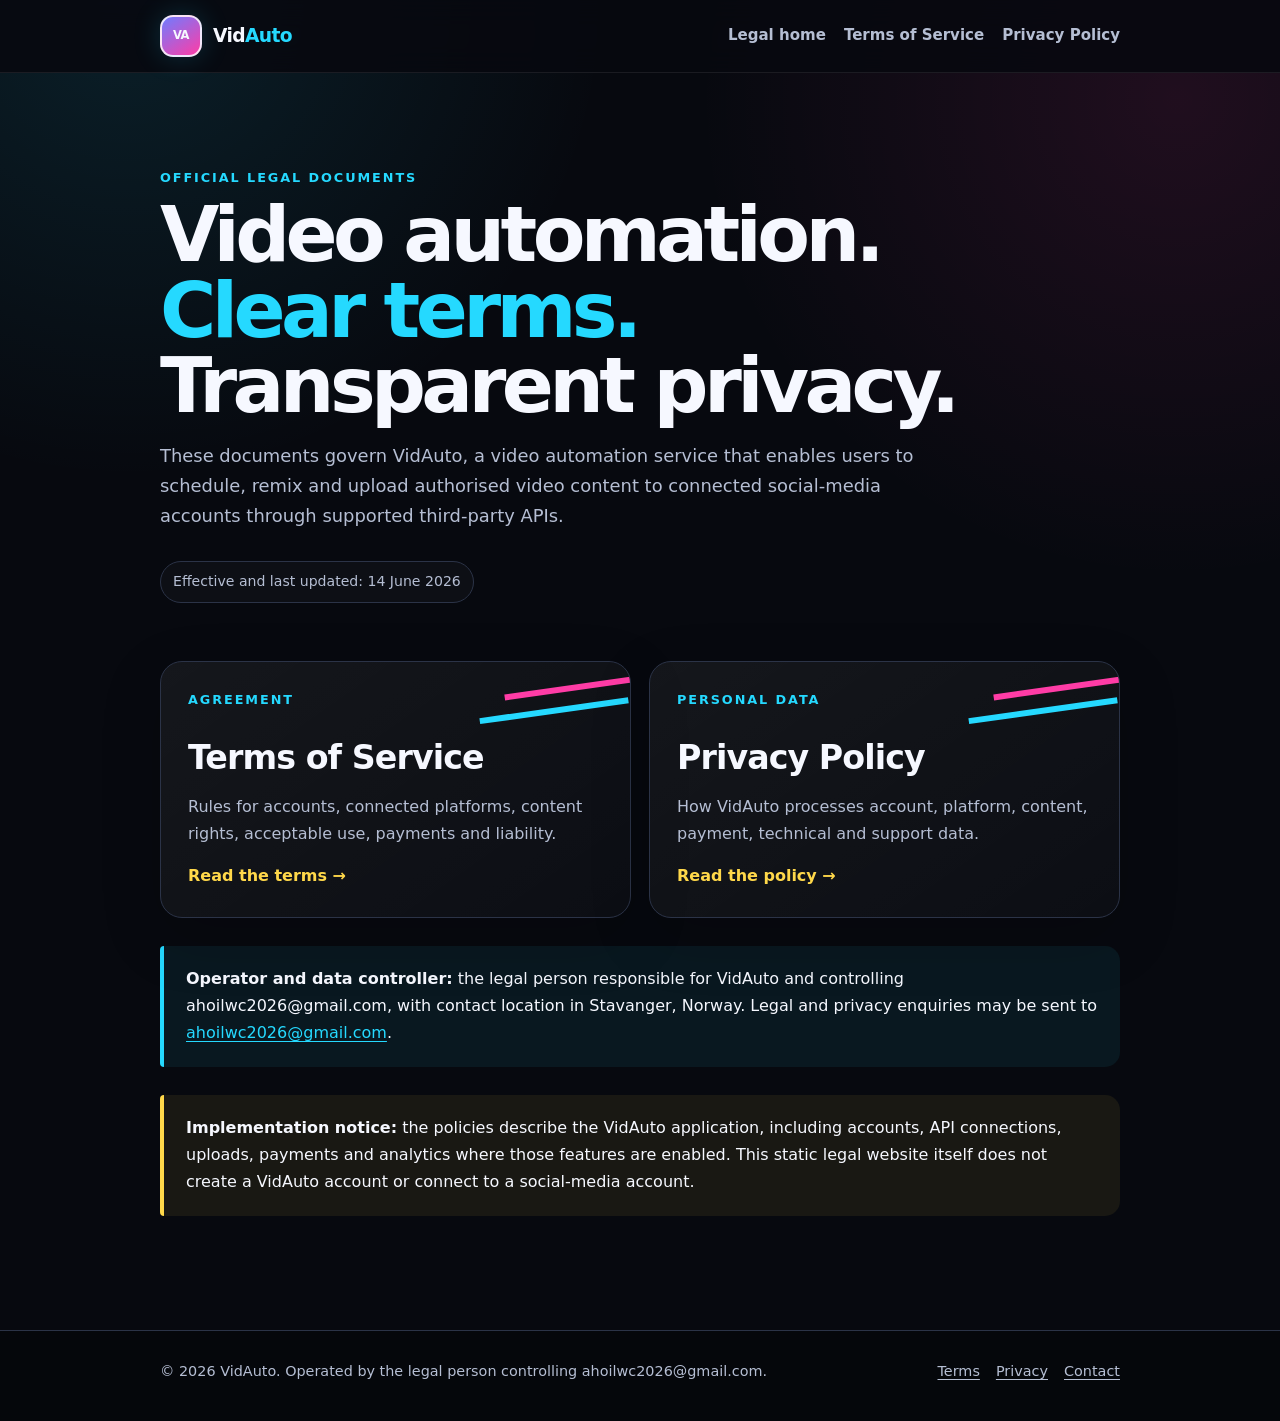
<file: index.html>
<!doctype html>
<html lang="en">
<head>
  <meta charset="utf-8">
  <meta name="viewport" content="width=device-width, initial-scale=1">
  <meta name="description" content="Official Terms of Service and Privacy Policy for VidAuto.">
  <title>VidAuto — Legal</title>
  <link rel="stylesheet" href="styles.css">
</head>
<body>

<header class="site-header">
  <nav class="nav" aria-label="Main navigation">
    <a class="brand" href="index.html">
      <span class="brand-mark" aria-hidden="true">VA</span>
      <span class="brand-word">Vid<span>Auto</span></span>
    </a>
    <div class="nav-links">
      <a href="index.html">Legal home</a>
      <a href="terms.html">Terms of Service</a>
      <a href="privacy.html">Privacy Policy</a>
    </div>
  </nav>
</header>

<main>
  <section class="hero">
    <div class="eyebrow">Official legal documents</div>
    <h1>Video automation.<br><span style="color:var(--cyan)">Clear terms.</span><br>Transparent privacy.</h1>
    <p class="lead">
      These documents govern VidAuto, a video automation service that enables users
      to schedule, remix and upload authorised video content to connected
      social-media accounts through supported third-party APIs.
    </p>
    <div class="meta">Effective and last updated: 14 June 2026</div>
  </section>

  <div class="cards">
    <a class="card" href="terms.html">
      <div class="eyebrow">Agreement</div>
      <h2>Terms of Service</h2>
      <p>Rules for accounts, connected platforms, content rights, acceptable use, payments and liability.</p>
      <span class="arrow">Read the terms →</span>
    </a>
    <a class="card" href="privacy.html">
      <div class="eyebrow">Personal data</div>
      <h2>Privacy Policy</h2>
      <p>How VidAuto processes account, platform, content, payment, technical and support data.</p>
      <span class="arrow">Read the policy →</span>
    </a>
  </div>

  <div class="notice">
    <strong>Operator and data controller:</strong> the legal person responsible for VidAuto and controlling ahoilwc2026@gmail.com, with contact location
    in Stavanger, Norway. Legal and privacy enquiries may be sent to
    <a href="mailto:ahoilwc2026@gmail.com">ahoilwc2026@gmail.com</a>.
  </div>

  <div class="notice warning">
    <strong>Implementation notice:</strong> the policies describe the VidAuto
    application, including accounts, API connections, uploads, payments and
    analytics where those features are enabled. This static legal website itself
    does not create a VidAuto account or connect to a social-media account.
  </div>
</main>

<footer class="site-footer">
  <div class="footer-inner">
    <span>© 2026 VidAuto. Operated by the legal person controlling ahoilwc2026@gmail.com.</span>
    <div class="footer-links">
      <a href="terms.html">Terms</a>
      <a href="privacy.html">Privacy</a>
      <a href="mailto:ahoilwc2026@gmail.com">Contact</a>
    </div>
  </div>
</footer>

</body>
</html>
</file>
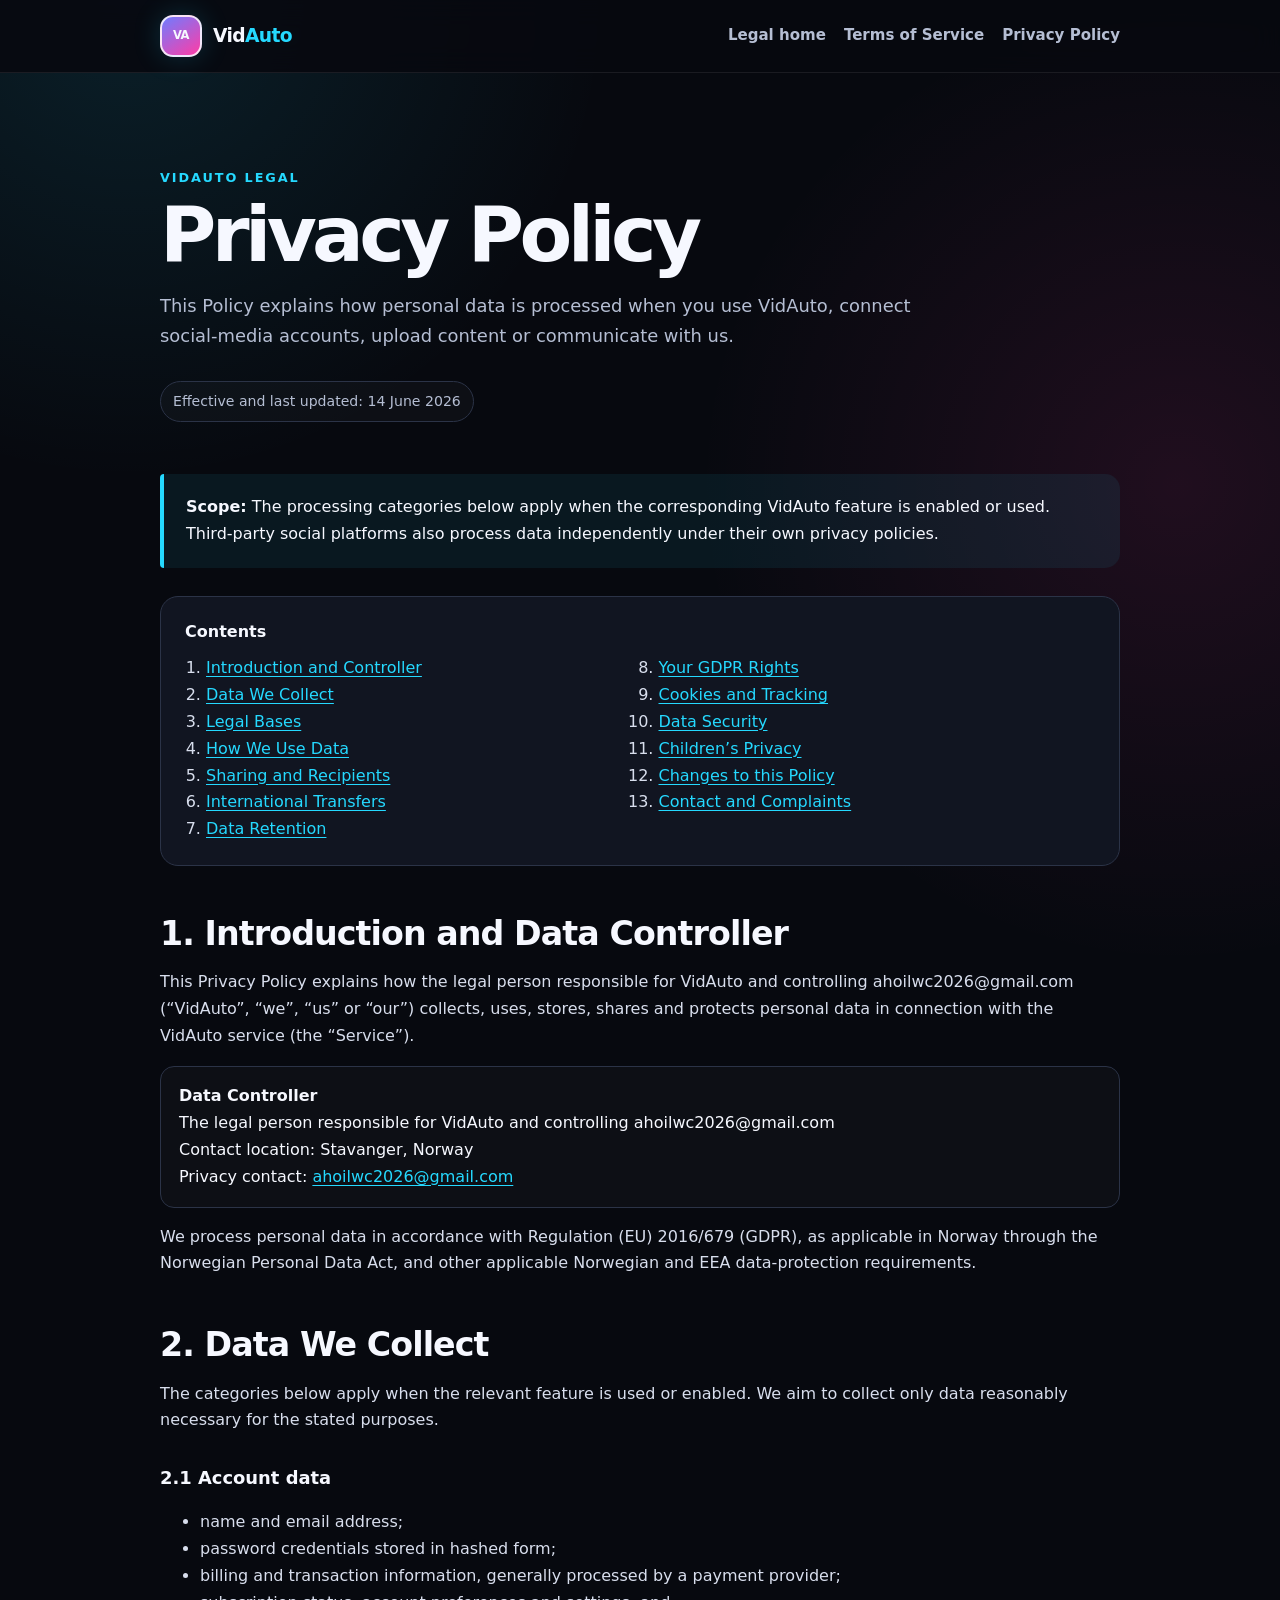
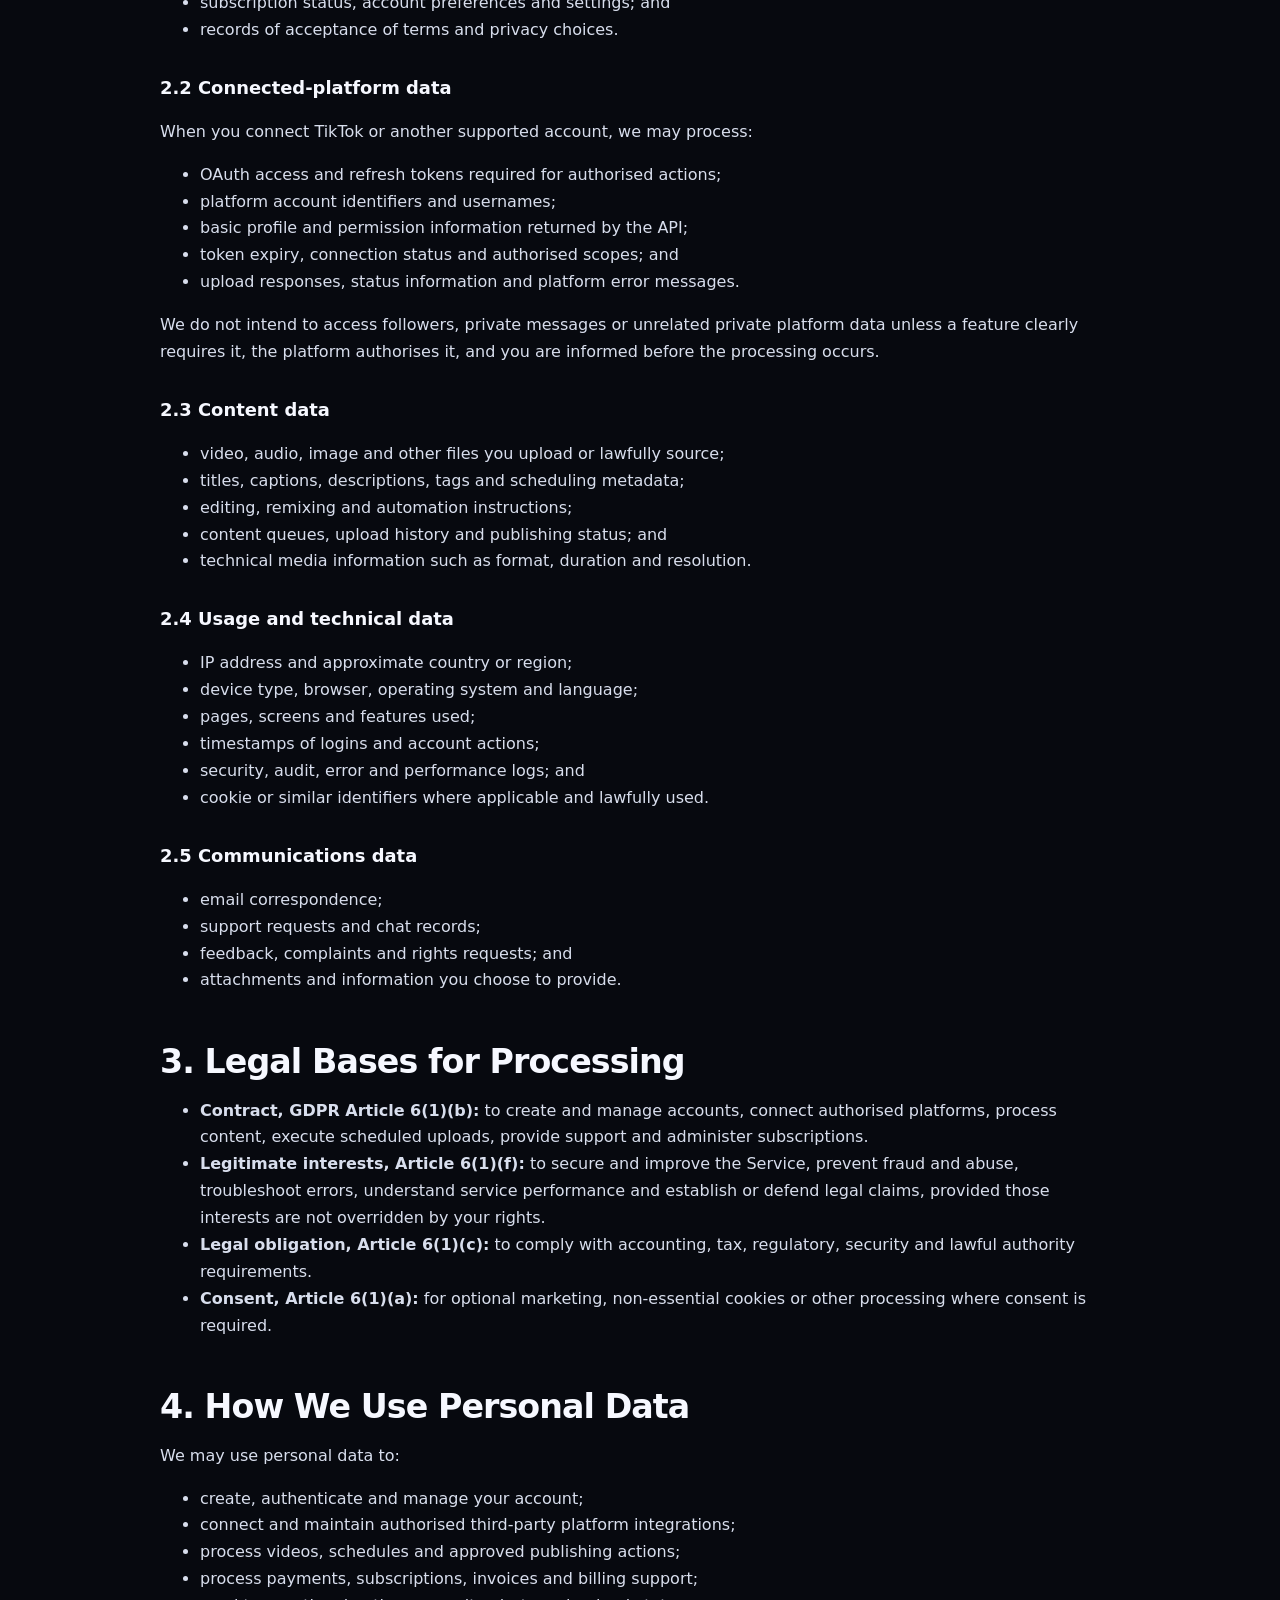
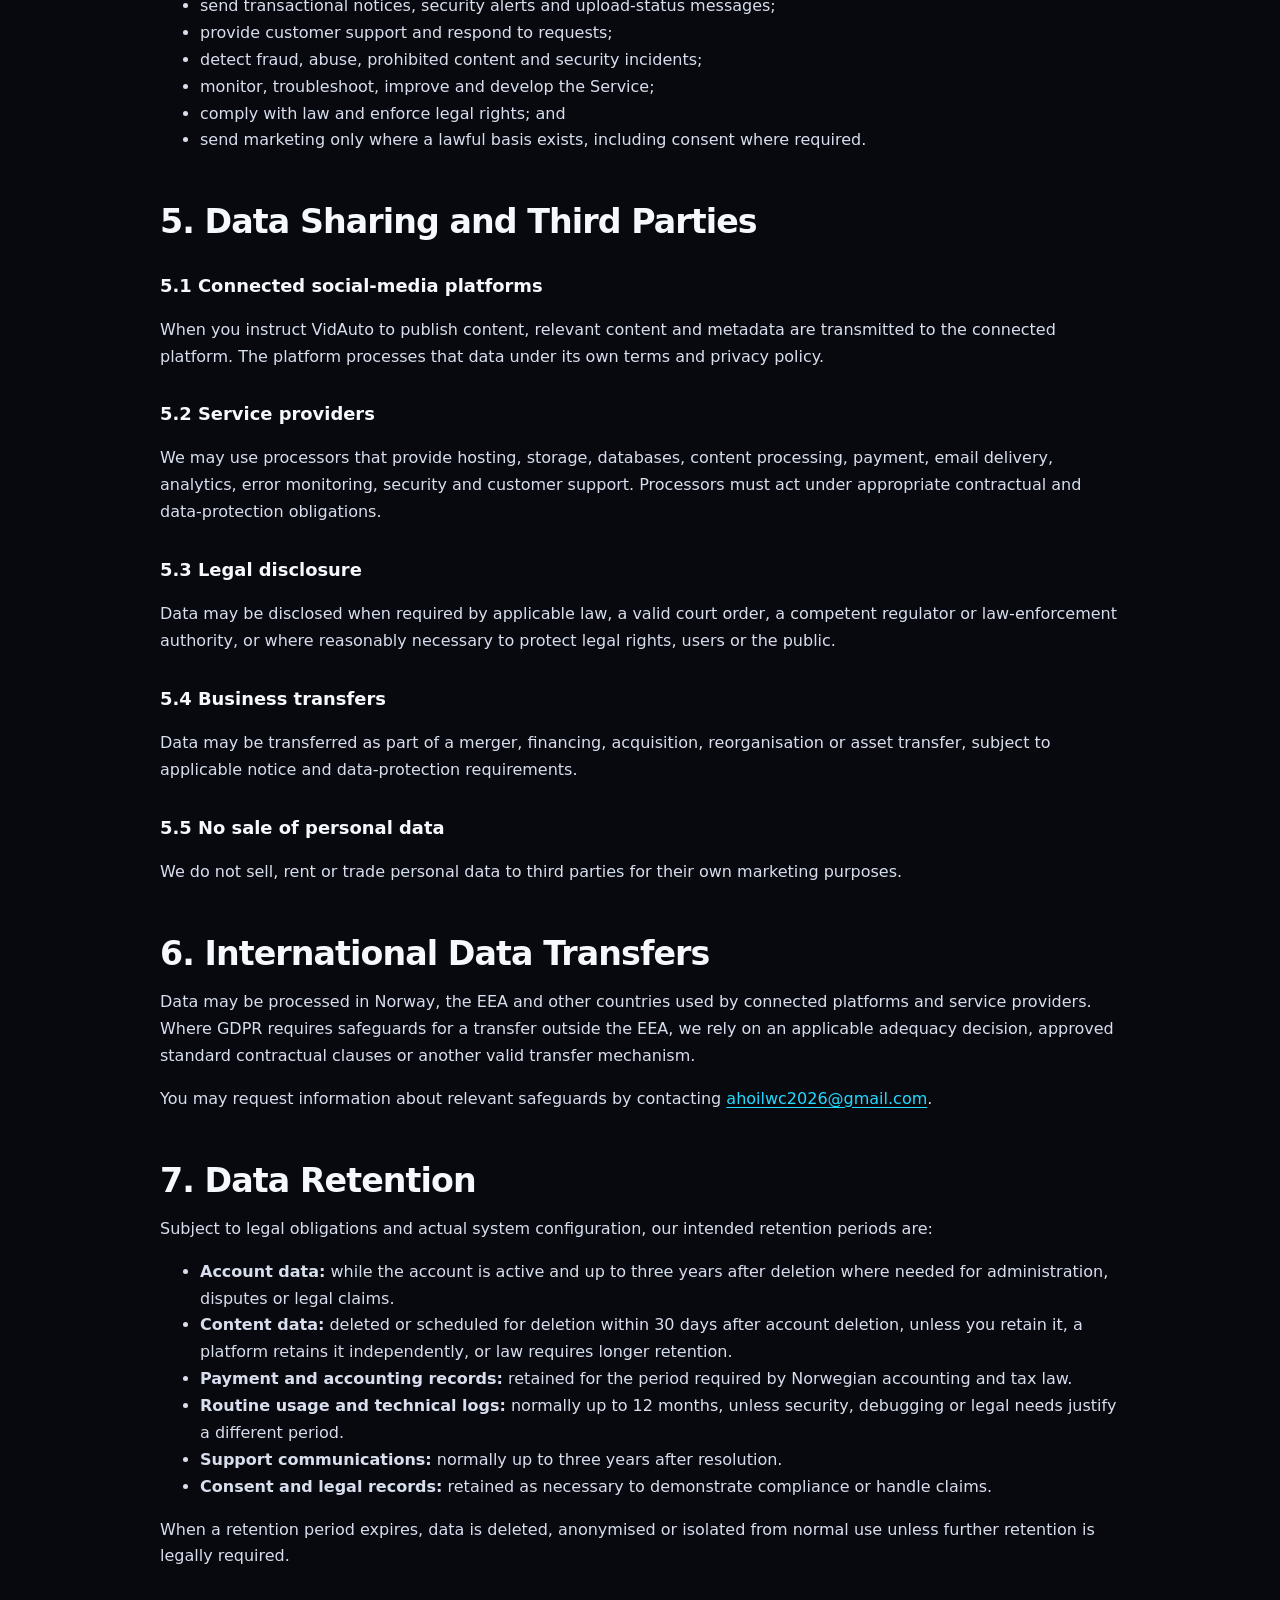
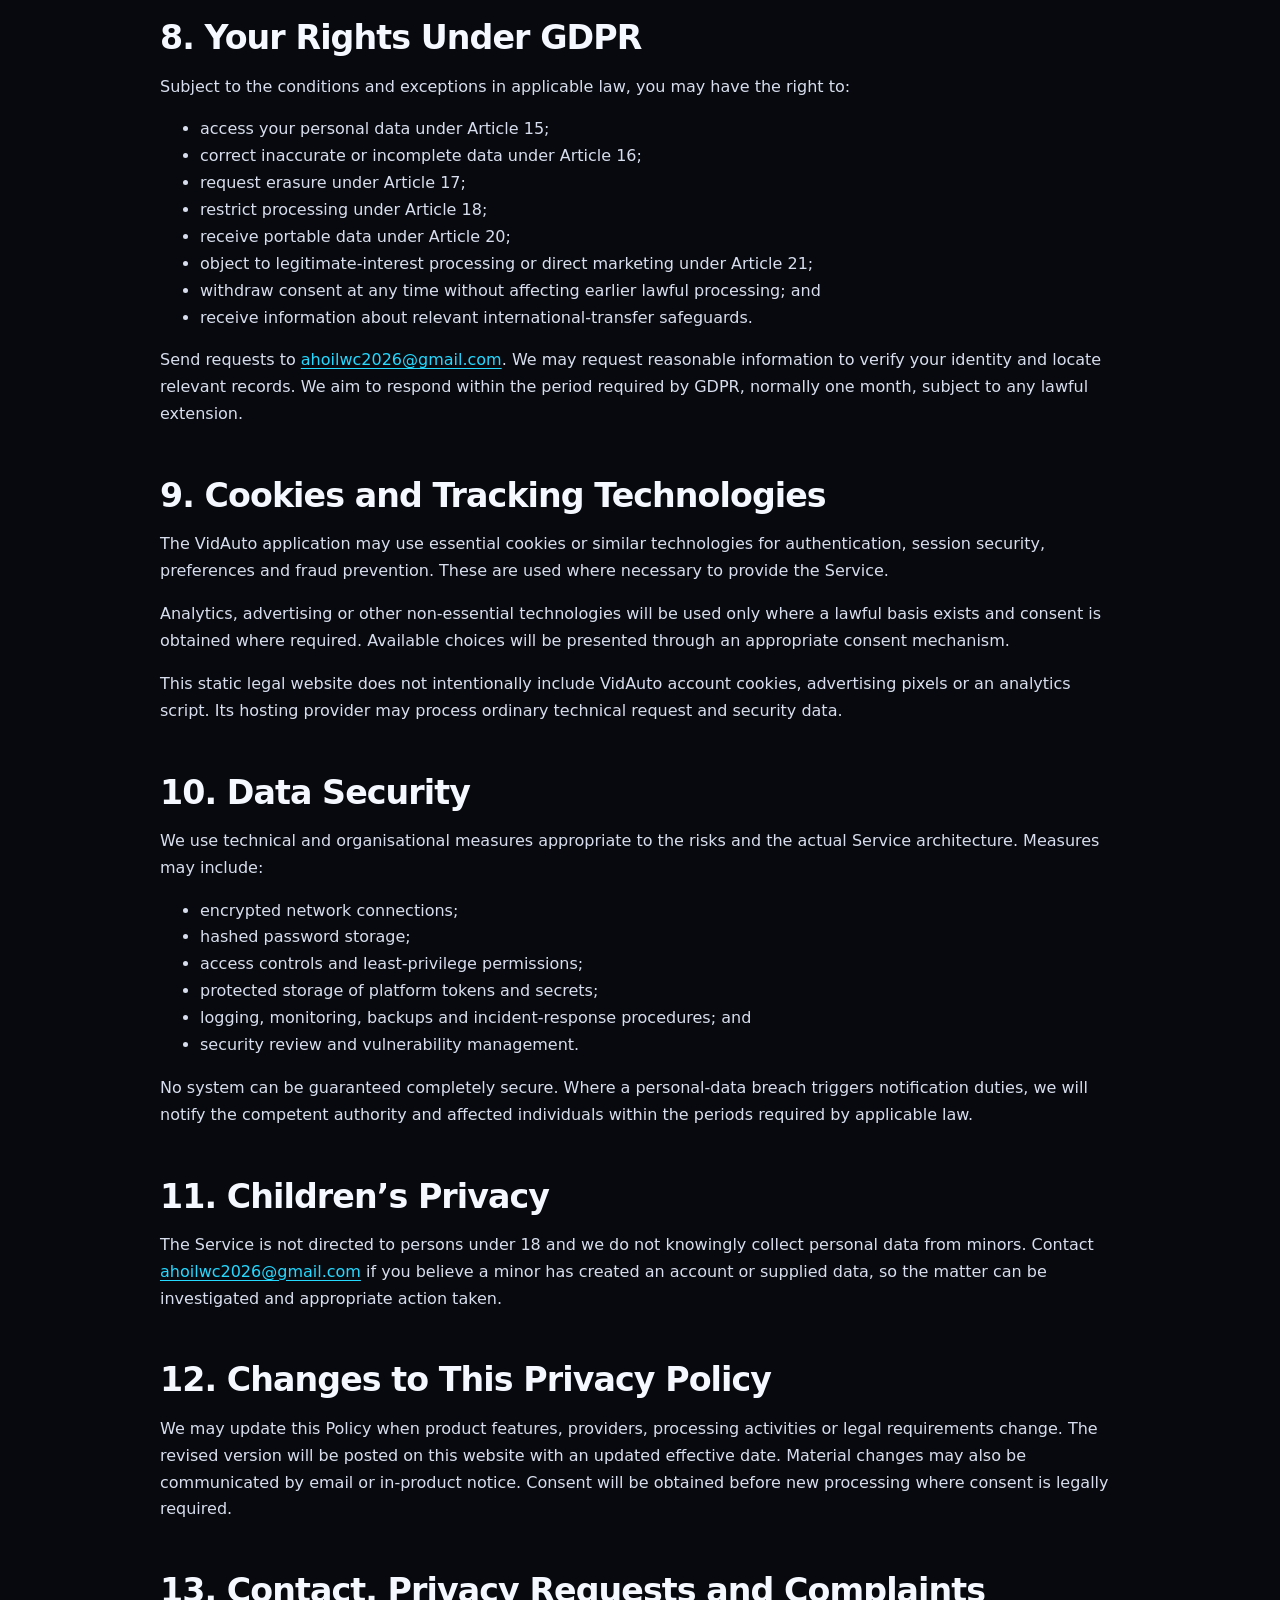
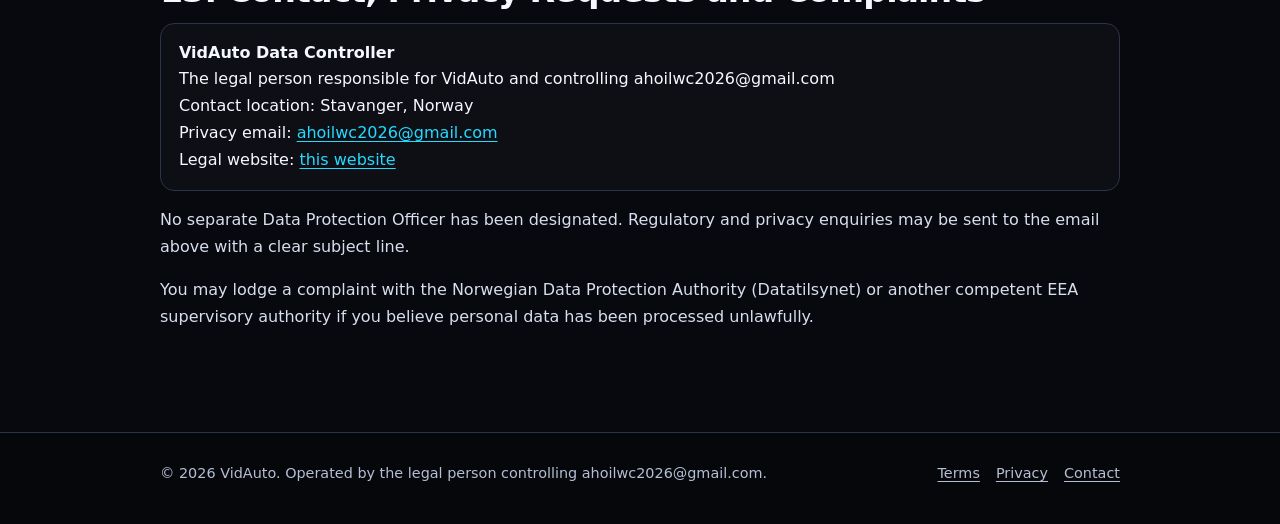
<file: privacy.html>
<!doctype html>
<html lang="en">
<head>
  <meta charset="utf-8">
  <meta name="viewport" content="width=device-width, initial-scale=1">
  <meta name="description" content="Privacy Policy for VidAuto.">
  <title>Privacy Policy — VidAuto</title>
  <link rel="stylesheet" href="styles.css">
</head>
<body>

<header class="site-header">
  <nav class="nav" aria-label="Main navigation">
    <a class="brand" href="index.html">
      <span class="brand-mark" aria-hidden="true">VA</span>
      <span class="brand-word">Vid<span>Auto</span></span>
    </a>
    <div class="nav-links">
      <a href="index.html">Legal home</a>
      <a href="terms.html">Terms of Service</a>
      <a href="privacy.html">Privacy Policy</a>
    </div>
  </nav>
</header>

<main>
  <section class="hero">
    <div class="eyebrow">VidAuto legal</div>
    <h1>Privacy Policy</h1>
    <p class="lead">
      This Policy explains how personal data is processed when you use VidAuto,
      connect social-media accounts, upload content or communicate with us.
    </p>
    <div class="meta">Effective and last updated: 14 June 2026</div>
  </section>

  <div class="summary-box">
    <strong>Scope:</strong> The processing categories below apply when the
    corresponding VidAuto feature is enabled or used. Third-party social platforms
    also process data independently under their own privacy policies.
  </div>

  <nav class="toc" aria-label="Contents">
    <strong>Contents</strong>
    <ol>
      <li><a href="#controller">Introduction and Controller</a></li>
      <li><a href="#data">Data We Collect</a></li>
      <li><a href="#basis">Legal Bases</a></li>
      <li><a href="#use">How We Use Data</a></li>
      <li><a href="#sharing">Sharing and Recipients</a></li>
      <li><a href="#transfers">International Transfers</a></li>
      <li><a href="#retention">Data Retention</a></li>
      <li><a href="#rights">Your GDPR Rights</a></li>
      <li><a href="#cookies">Cookies and Tracking</a></li>
      <li><a href="#security">Data Security</a></li>
      <li><a href="#children">Children’s Privacy</a></li>
      <li><a href="#changes">Changes to this Policy</a></li>
      <li><a href="#contact">Contact and Complaints</a></li>
    </ol>
  </nav>

  <section id="controller">
    <h2>1. Introduction and Data Controller</h2>
    <p>
      This Privacy Policy explains how the legal person responsible for VidAuto and controlling ahoilwc2026@gmail.com (“VidAuto”, “we”, “us” or “our”)
      collects, uses, stores, shares and protects personal data in connection with
      the VidAuto service (the “Service”).
    </p>
    <div class="definition">
      <strong>Data Controller</strong><br>
      The legal person responsible for VidAuto and controlling ahoilwc2026@gmail.com<br>
      Contact location: Stavanger, Norway<br>
      Privacy contact: <a href="mailto:ahoilwc2026@gmail.com">ahoilwc2026@gmail.com</a>
    </div>
    <p>
      We process personal data in accordance with Regulation (EU) 2016/679 (GDPR),
      as applicable in Norway through the Norwegian Personal Data Act, and other
      applicable Norwegian and EEA data-protection requirements.
    </p>
  </section>

  <section id="data">
    <h2>2. Data We Collect</h2>
    <p>
      The categories below apply when the relevant feature is used or enabled. We
      aim to collect only data reasonably necessary for the stated purposes.
    </p>

    <h3>2.1 Account data</h3>
    <ul>
      <li>name and email address;</li>
      <li>password credentials stored in hashed form;</li>
      <li>billing and transaction information, generally processed by a payment provider;</li>
      <li>subscription status, account preferences and settings; and</li>
      <li>records of acceptance of terms and privacy choices.</li>
    </ul>

    <h3>2.2 Connected-platform data</h3>
    <p>When you connect TikTok or another supported account, we may process:</p>
    <ul>
      <li>OAuth access and refresh tokens required for authorised actions;</li>
      <li>platform account identifiers and usernames;</li>
      <li>basic profile and permission information returned by the API;</li>
      <li>token expiry, connection status and authorised scopes; and</li>
      <li>upload responses, status information and platform error messages.</li>
    </ul>
    <p>
      We do not intend to access followers, private messages or unrelated private
      platform data unless a feature clearly requires it, the platform authorises
      it, and you are informed before the processing occurs.
    </p>

    <h3>2.3 Content data</h3>
    <ul>
      <li>video, audio, image and other files you upload or lawfully source;</li>
      <li>titles, captions, descriptions, tags and scheduling metadata;</li>
      <li>editing, remixing and automation instructions;</li>
      <li>content queues, upload history and publishing status; and</li>
      <li>technical media information such as format, duration and resolution.</li>
    </ul>

    <h3>2.4 Usage and technical data</h3>
    <ul>
      <li>IP address and approximate country or region;</li>
      <li>device type, browser, operating system and language;</li>
      <li>pages, screens and features used;</li>
      <li>timestamps of logins and account actions;</li>
      <li>security, audit, error and performance logs; and</li>
      <li>cookie or similar identifiers where applicable and lawfully used.</li>
    </ul>

    <h3>2.5 Communications data</h3>
    <ul>
      <li>email correspondence;</li>
      <li>support requests and chat records;</li>
      <li>feedback, complaints and rights requests; and</li>
      <li>attachments and information you choose to provide.</li>
    </ul>
  </section>

  <section id="basis">
    <h2>3. Legal Bases for Processing</h2>
    <ul>
      <li><strong>Contract, GDPR Article 6(1)(b):</strong> to create and manage accounts, connect authorised platforms, process content, execute scheduled uploads, provide support and administer subscriptions.</li>
      <li><strong>Legitimate interests, Article 6(1)(f):</strong> to secure and improve the Service, prevent fraud and abuse, troubleshoot errors, understand service performance and establish or defend legal claims, provided those interests are not overridden by your rights.</li>
      <li><strong>Legal obligation, Article 6(1)(c):</strong> to comply with accounting, tax, regulatory, security and lawful authority requirements.</li>
      <li><strong>Consent, Article 6(1)(a):</strong> for optional marketing, non-essential cookies or other processing where consent is required.</li>
    </ul>
  </section>

  <section id="use">
    <h2>4. How We Use Personal Data</h2>
    <p>We may use personal data to:</p>
    <ul>
      <li>create, authenticate and manage your account;</li>
      <li>connect and maintain authorised third-party platform integrations;</li>
      <li>process videos, schedules and approved publishing actions;</li>
      <li>process payments, subscriptions, invoices and billing support;</li>
      <li>send transactional notices, security alerts and upload-status messages;</li>
      <li>provide customer support and respond to requests;</li>
      <li>detect fraud, abuse, prohibited content and security incidents;</li>
      <li>monitor, troubleshoot, improve and develop the Service;</li>
      <li>comply with law and enforce legal rights; and</li>
      <li>send marketing only where a lawful basis exists, including consent where required.</li>
    </ul>
  </section>

  <section id="sharing">
    <h2>5. Data Sharing and Third Parties</h2>

    <h3>5.1 Connected social-media platforms</h3>
    <p>
      When you instruct VidAuto to publish content, relevant content and metadata
      are transmitted to the connected platform. The platform processes that data
      under its own terms and privacy policy.
    </p>

    <h3>5.2 Service providers</h3>
    <p>
      We may use processors that provide hosting, storage, databases, content
      processing, payment, email delivery, analytics, error monitoring, security
      and customer support. Processors must act under appropriate contractual and
      data-protection obligations.
    </p>

    <h3>5.3 Legal disclosure</h3>
    <p>
      Data may be disclosed when required by applicable law, a valid court order,
      a competent regulator or law-enforcement authority, or where reasonably
      necessary to protect legal rights, users or the public.
    </p>

    <h3>5.4 Business transfers</h3>
    <p>
      Data may be transferred as part of a merger, financing, acquisition,
      reorganisation or asset transfer, subject to applicable notice and
      data-protection requirements.
    </p>

    <h3>5.5 No sale of personal data</h3>
    <p>
      We do not sell, rent or trade personal data to third parties for their own
      marketing purposes.
    </p>
  </section>

  <section id="transfers">
    <h2>6. International Data Transfers</h2>
    <p>
      Data may be processed in Norway, the EEA and other countries used by
      connected platforms and service providers. Where GDPR requires safeguards
      for a transfer outside the EEA, we rely on an applicable adequacy decision,
      approved standard contractual clauses or another valid transfer mechanism.
    </p>
    <p>
      You may request information about relevant safeguards by contacting
      <a href="mailto:ahoilwc2026@gmail.com">ahoilwc2026@gmail.com</a>.
    </p>
  </section>

  <section id="retention">
    <h2>7. Data Retention</h2>
    <p>Subject to legal obligations and actual system configuration, our intended retention periods are:</p>
    <ul>
      <li><strong>Account data:</strong> while the account is active and up to three years after deletion where needed for administration, disputes or legal claims.</li>
      <li><strong>Content data:</strong> deleted or scheduled for deletion within 30 days after account deletion, unless you retain it, a platform retains it independently, or law requires longer retention.</li>
      <li><strong>Payment and accounting records:</strong> retained for the period required by Norwegian accounting and tax law.</li>
      <li><strong>Routine usage and technical logs:</strong> normally up to 12 months, unless security, debugging or legal needs justify a different period.</li>
      <li><strong>Support communications:</strong> normally up to three years after resolution.</li>
      <li><strong>Consent and legal records:</strong> retained as necessary to demonstrate compliance or handle claims.</li>
    </ul>
    <p>
      When a retention period expires, data is deleted, anonymised or isolated from
      normal use unless further retention is legally required.
    </p>
  </section>

  <section id="rights">
    <h2>8. Your Rights Under GDPR</h2>
    <p>Subject to the conditions and exceptions in applicable law, you may have the right to:</p>
    <ul>
      <li>access your personal data under Article 15;</li>
      <li>correct inaccurate or incomplete data under Article 16;</li>
      <li>request erasure under Article 17;</li>
      <li>restrict processing under Article 18;</li>
      <li>receive portable data under Article 20;</li>
      <li>object to legitimate-interest processing or direct marketing under Article 21;</li>
      <li>withdraw consent at any time without affecting earlier lawful processing; and</li>
      <li>receive information about relevant international-transfer safeguards.</li>
    </ul>
    <p>
      Send requests to <a href="mailto:ahoilwc2026@gmail.com">ahoilwc2026@gmail.com</a>. We may request
      reasonable information to verify your identity and locate relevant records.
      We aim to respond within the period required by GDPR, normally one month,
      subject to any lawful extension.
    </p>
  </section>

  <section id="cookies">
    <h2>9. Cookies and Tracking Technologies</h2>
    <p>
      The VidAuto application may use essential cookies or similar technologies for
      authentication, session security, preferences and fraud prevention. These are
      used where necessary to provide the Service.
    </p>
    <p>
      Analytics, advertising or other non-essential technologies will be used only
      where a lawful basis exists and consent is obtained where required. Available
      choices will be presented through an appropriate consent mechanism.
    </p>
    <p>
      This static legal website does not intentionally include VidAuto account
      cookies, advertising pixels or an analytics script. Its hosting provider may
      process ordinary technical request and security data.
    </p>
  </section>

  <section id="security">
    <h2>10. Data Security</h2>
    <p>
      We use technical and organisational measures appropriate to the risks and the
      actual Service architecture. Measures may include:
    </p>
    <ul>
      <li>encrypted network connections;</li>
      <li>hashed password storage;</li>
      <li>access controls and least-privilege permissions;</li>
      <li>protected storage of platform tokens and secrets;</li>
      <li>logging, monitoring, backups and incident-response procedures; and</li>
      <li>security review and vulnerability management.</li>
    </ul>
    <p>
      No system can be guaranteed completely secure. Where a personal-data breach
      triggers notification duties, we will notify the competent authority and
      affected individuals within the periods required by applicable law.
    </p>
  </section>

  <section id="children">
    <h2>11. Children’s Privacy</h2>
    <p>
      The Service is not directed to persons under 18 and we do not knowingly
      collect personal data from minors. Contact
      <a href="mailto:ahoilwc2026@gmail.com">ahoilwc2026@gmail.com</a> if you believe a minor has created an
      account or supplied data, so the matter can be investigated and appropriate
      action taken.
    </p>
  </section>

  <section id="changes">
    <h2>12. Changes to This Privacy Policy</h2>
    <p>
      We may update this Policy when product features, providers, processing
      activities or legal requirements change. The revised version will be posted
      on this website with an updated effective date. Material changes may also be
      communicated by email or in-product notice. Consent will be obtained before
      new processing where consent is legally required.
    </p>
  </section>

  <section id="contact">
    <h2>13. Contact, Privacy Requests and Complaints</h2>
    <div class="definition">
      <strong>VidAuto Data Controller</strong><br>
      The legal person responsible for VidAuto and controlling ahoilwc2026@gmail.com<br>
      Contact location: Stavanger, Norway<br>
      Privacy email: <a href="mailto:ahoilwc2026@gmail.com">ahoilwc2026@gmail.com</a><br>
      Legal website: <a href="index.html">this website</a>
    </div>
    <p>
      No separate Data Protection Officer has been designated. Regulatory and
      privacy enquiries may be sent to the email above with a clear subject line.
    </p>
    <p>
      You may lodge a complaint with the Norwegian Data Protection Authority
      (Datatilsynet) or another competent EEA supervisory authority if you believe
      personal data has been processed unlawfully.
    </p>
  </section>
</main>

<footer class="site-footer">
  <div class="footer-inner">
    <span>© 2026 VidAuto. Operated by the legal person controlling ahoilwc2026@gmail.com.</span>
    <div class="footer-links">
      <a href="terms.html">Terms</a>
      <a href="privacy.html">Privacy</a>
      <a href="mailto:ahoilwc2026@gmail.com">Contact</a>
    </div>
  </div>
</footer>

</body>
</html>
</file>
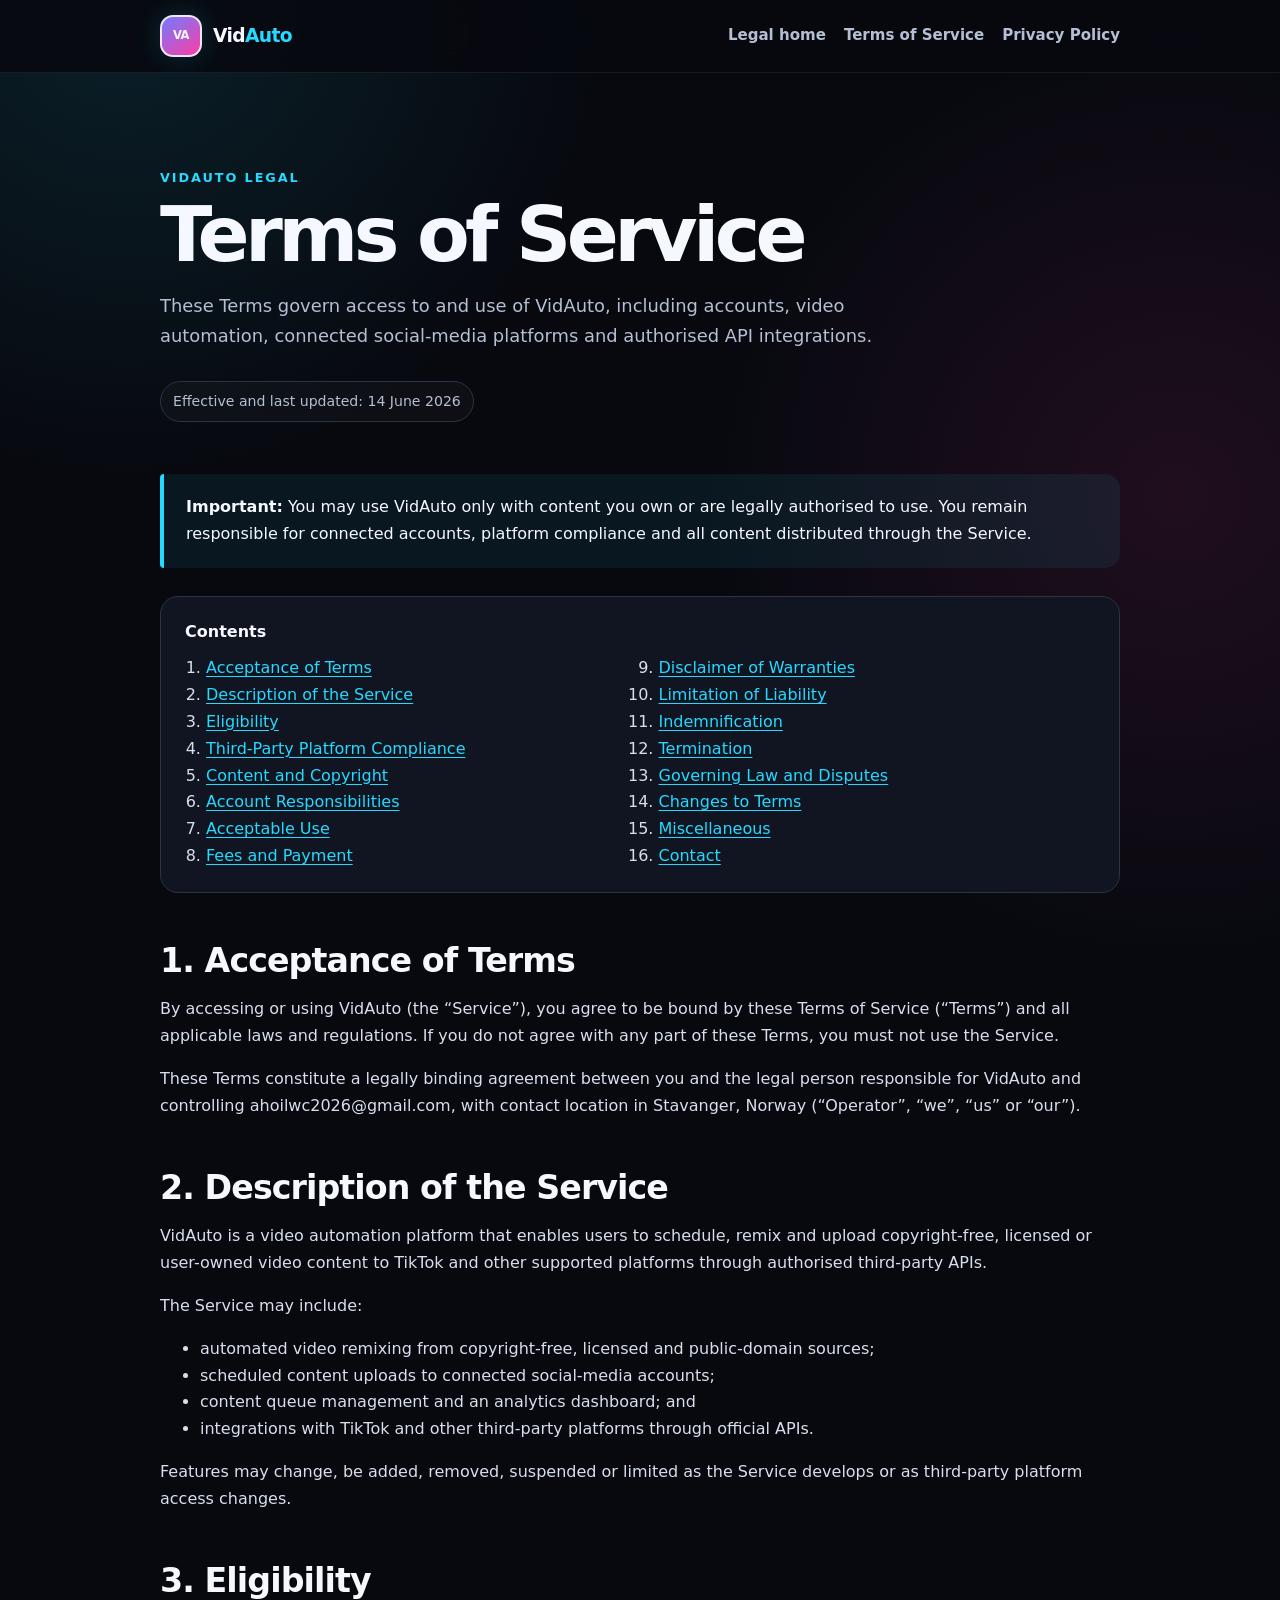
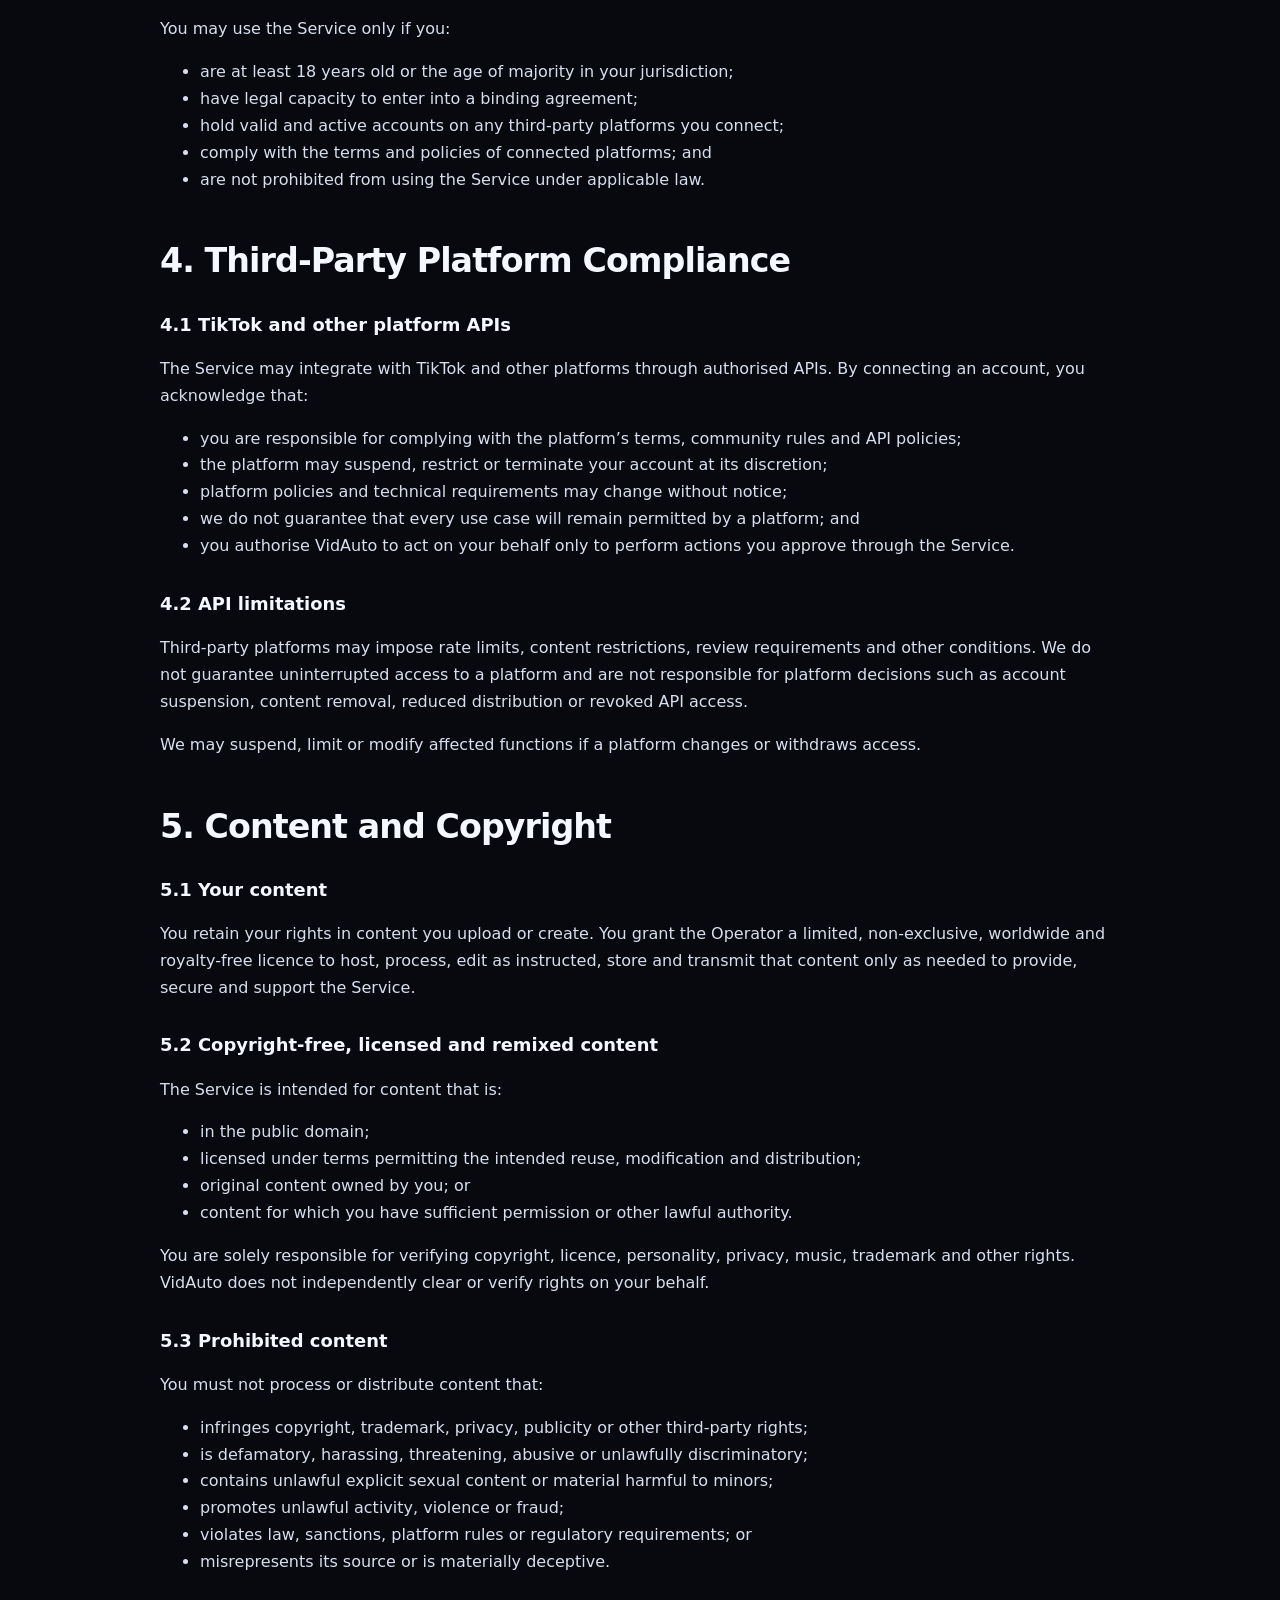
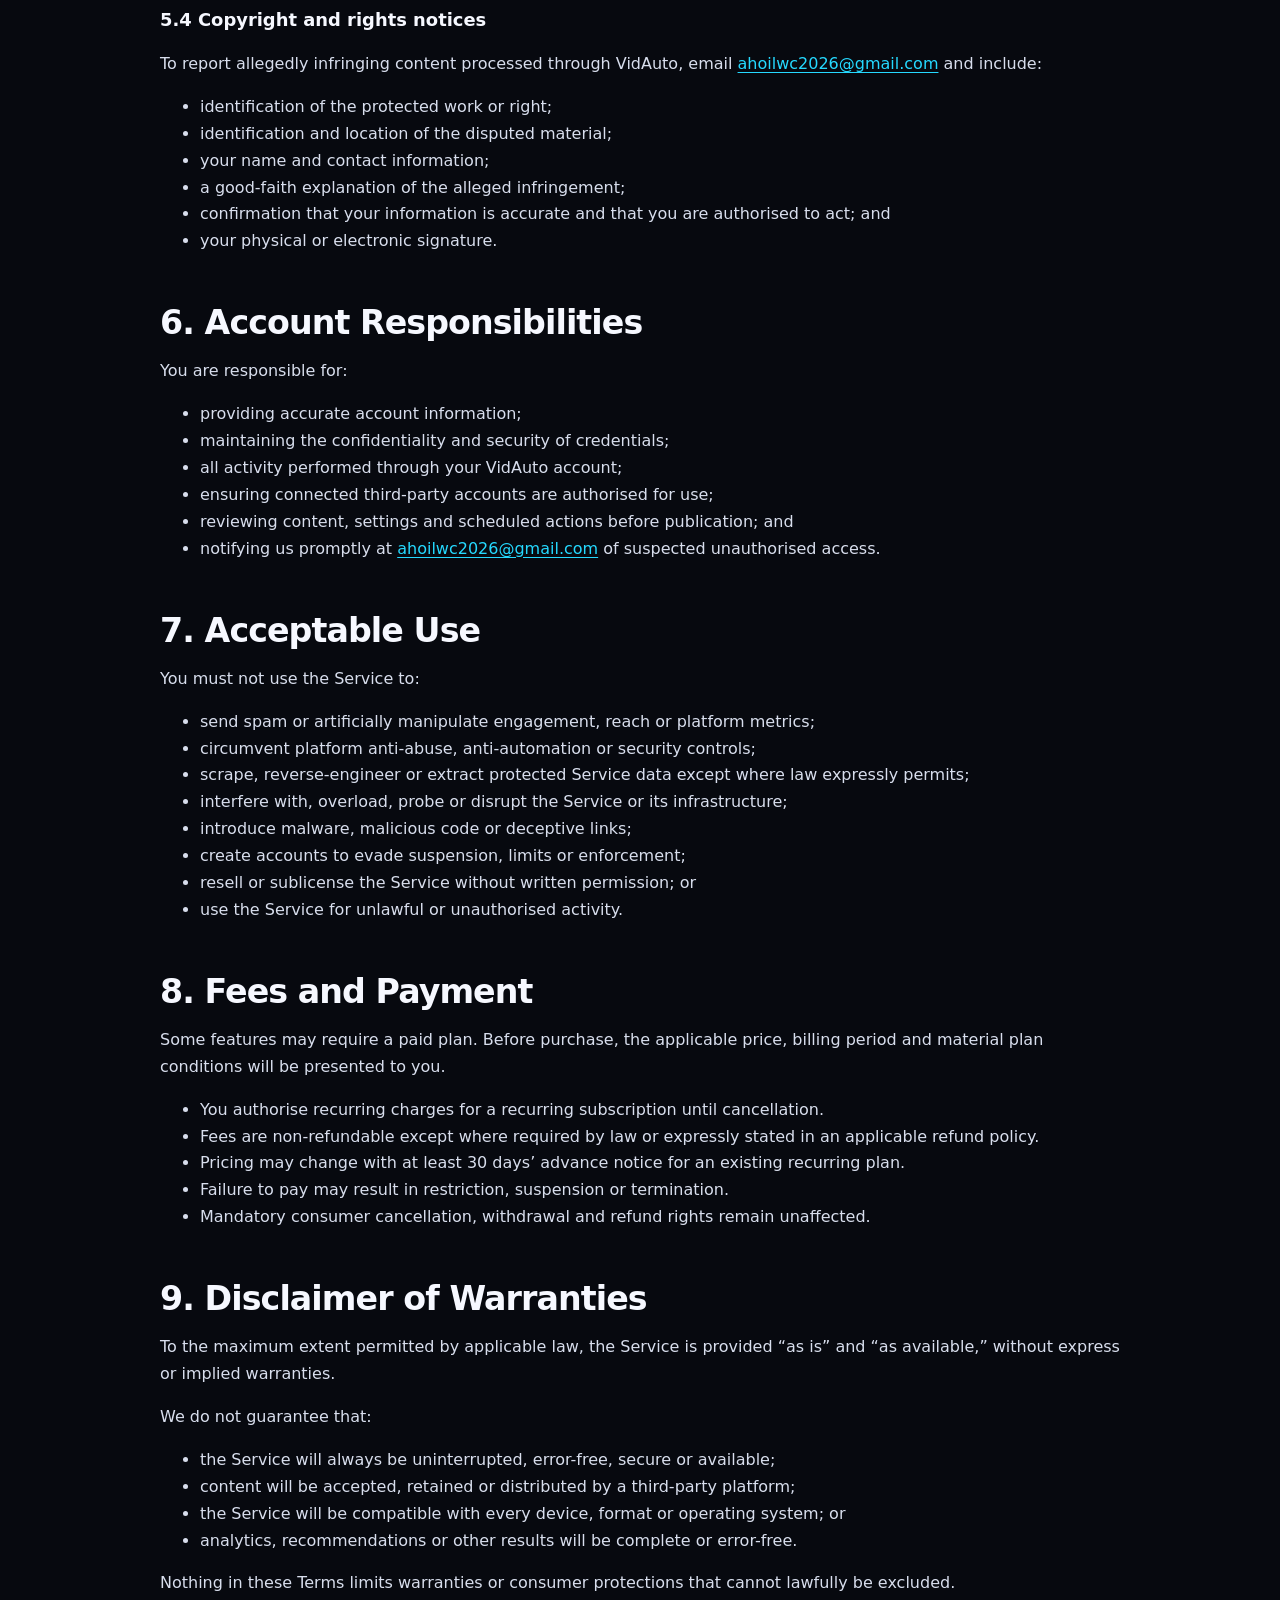
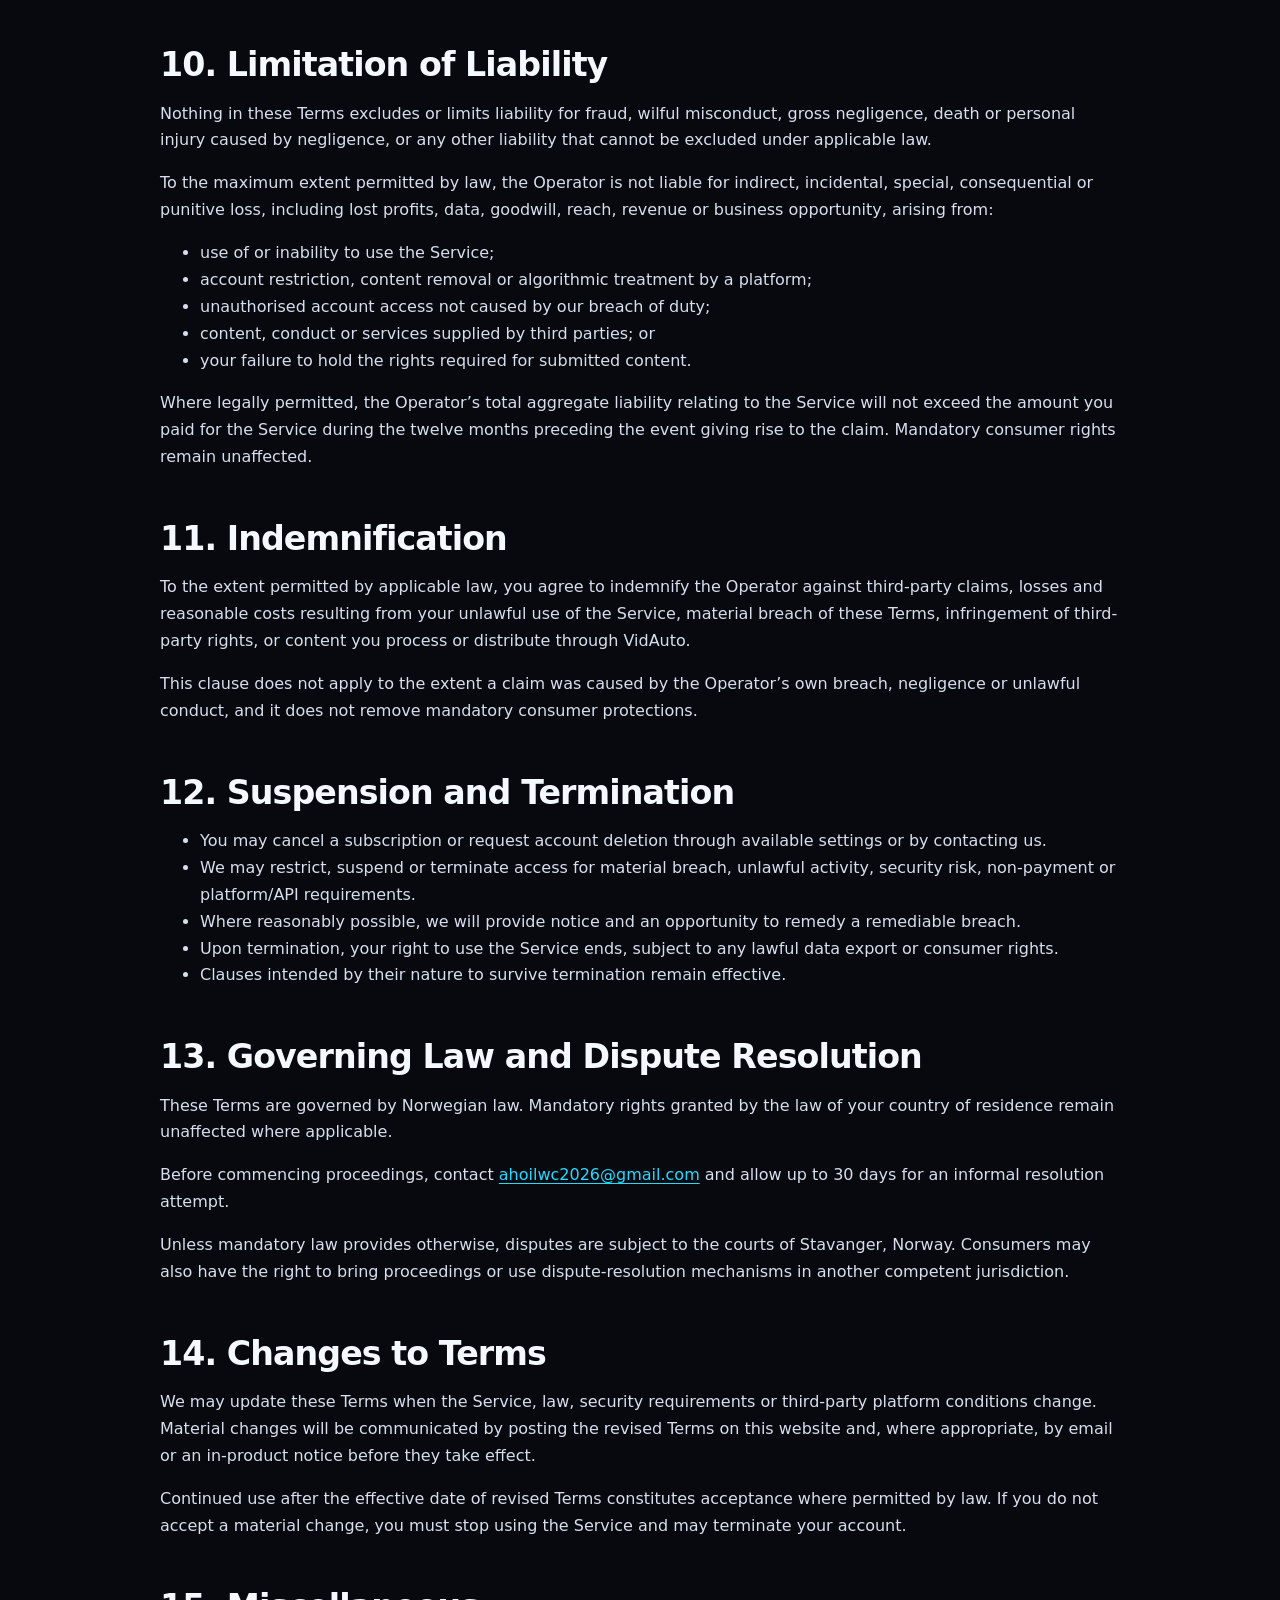
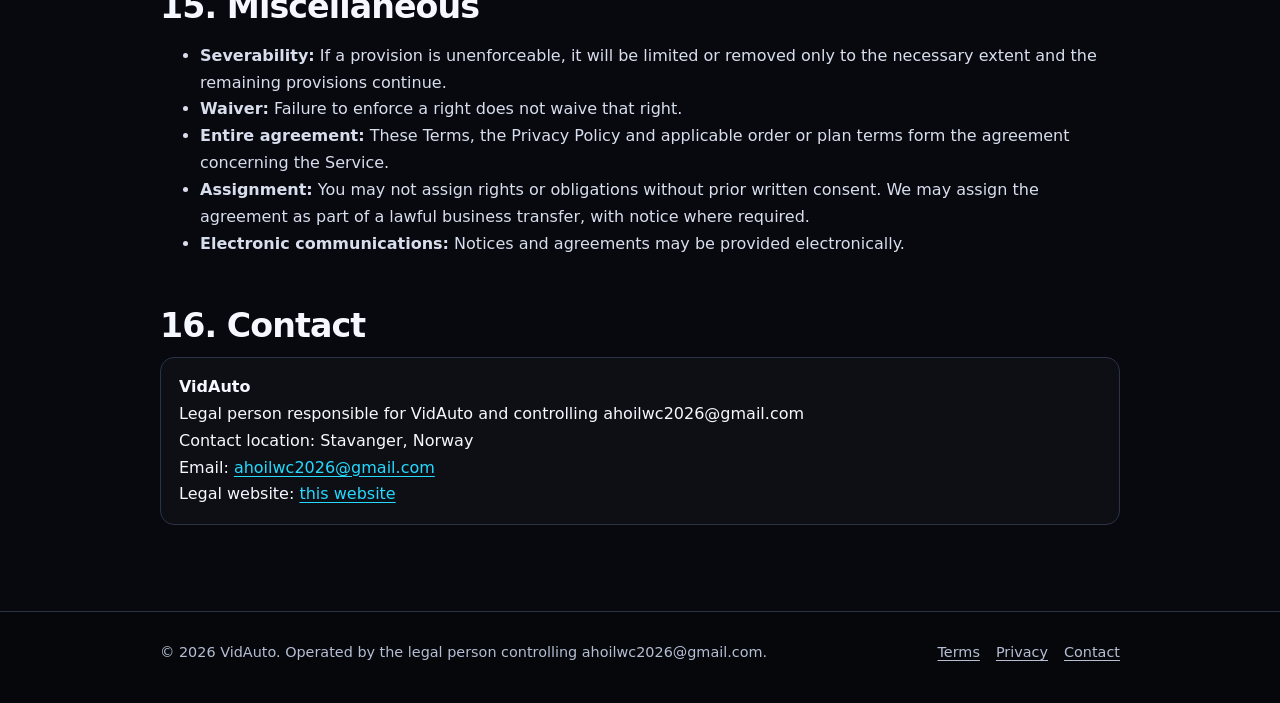
<file: terms.html>
<!doctype html>
<html lang="en">
<head>
  <meta charset="utf-8">
  <meta name="viewport" content="width=device-width, initial-scale=1">
  <meta name="description" content="Terms of Service for VidAuto.">
  <title>Terms of Service — VidAuto</title>
  <link rel="stylesheet" href="styles.css">
</head>
<body>

<header class="site-header">
  <nav class="nav" aria-label="Main navigation">
    <a class="brand" href="index.html">
      <span class="brand-mark" aria-hidden="true">VA</span>
      <span class="brand-word">Vid<span>Auto</span></span>
    </a>
    <div class="nav-links">
      <a href="index.html">Legal home</a>
      <a href="terms.html">Terms of Service</a>
      <a href="privacy.html">Privacy Policy</a>
    </div>
  </nav>
</header>

<main>
  <section class="hero">
    <div class="eyebrow">VidAuto legal</div>
    <h1>Terms of Service</h1>
    <p class="lead">
      These Terms govern access to and use of VidAuto, including accounts, video
      automation, connected social-media platforms and authorised API integrations.
    </p>
    <div class="meta">Effective and last updated: 14 June 2026</div>
  </section>

  <div class="summary-box">
    <strong>Important:</strong> You may use VidAuto only with content you own or are
    legally authorised to use. You remain responsible for connected accounts,
    platform compliance and all content distributed through the Service.
  </div>

  <nav class="toc" aria-label="Contents">
    <strong>Contents</strong>
    <ol>
      <li><a href="#acceptance">Acceptance of Terms</a></li>
      <li><a href="#description">Description of the Service</a></li>
      <li><a href="#eligibility">Eligibility</a></li>
      <li><a href="#platforms">Third-Party Platform Compliance</a></li>
      <li><a href="#content">Content and Copyright</a></li>
      <li><a href="#accounts">Account Responsibilities</a></li>
      <li><a href="#acceptable-use">Acceptable Use</a></li>
      <li><a href="#fees">Fees and Payment</a></li>
      <li><a href="#warranties">Disclaimer of Warranties</a></li>
      <li><a href="#liability">Limitation of Liability</a></li>
      <li><a href="#indemnification">Indemnification</a></li>
      <li><a href="#termination">Termination</a></li>
      <li><a href="#law">Governing Law and Disputes</a></li>
      <li><a href="#changes">Changes to Terms</a></li>
      <li><a href="#miscellaneous">Miscellaneous</a></li>
      <li><a href="#contact">Contact</a></li>
    </ol>
  </nav>

  <section id="acceptance">
    <h2>1. Acceptance of Terms</h2>
    <p>
      By accessing or using VidAuto (the “Service”), you agree to be bound by these
      Terms of Service (“Terms”) and all applicable laws and regulations. If you do
      not agree with any part of these Terms, you must not use the Service.
    </p>
    <p>
      These Terms constitute a legally binding agreement between you and the legal person responsible for VidAuto and controlling ahoilwc2026@gmail.com,
      with contact location in Stavanger, Norway (“Operator”, “we”, “us” or “our”).
    </p>
  </section>

  <section id="description">
    <h2>2. Description of the Service</h2>
    <p>
      VidAuto is a video automation platform that enables users to schedule, remix
      and upload copyright-free, licensed or user-owned video content to TikTok and
      other supported platforms through authorised third-party APIs.
    </p>
    <p>The Service may include:</p>
    <ul>
      <li>automated video remixing from copyright-free, licensed and public-domain sources;</li>
      <li>scheduled content uploads to connected social-media accounts;</li>
      <li>content queue management and an analytics dashboard; and</li>
      <li>integrations with TikTok and other third-party platforms through official APIs.</li>
    </ul>
    <p>
      Features may change, be added, removed, suspended or limited as the Service
      develops or as third-party platform access changes.
    </p>
  </section>

  <section id="eligibility">
    <h2>3. Eligibility</h2>
    <p>You may use the Service only if you:</p>
    <ul>
      <li>are at least 18 years old or the age of majority in your jurisdiction;</li>
      <li>have legal capacity to enter into a binding agreement;</li>
      <li>hold valid and active accounts on any third-party platforms you connect;</li>
      <li>comply with the terms and policies of connected platforms; and</li>
      <li>are not prohibited from using the Service under applicable law.</li>
    </ul>
  </section>

  <section id="platforms">
    <h2>4. Third-Party Platform Compliance</h2>

    <h3>4.1 TikTok and other platform APIs</h3>
    <p>
      The Service may integrate with TikTok and other platforms through authorised
      APIs. By connecting an account, you acknowledge that:
    </p>
    <ul>
      <li>you are responsible for complying with the platform’s terms, community rules and API policies;</li>
      <li>the platform may suspend, restrict or terminate your account at its discretion;</li>
      <li>platform policies and technical requirements may change without notice;</li>
      <li>we do not guarantee that every use case will remain permitted by a platform; and</li>
      <li>you authorise VidAuto to act on your behalf only to perform actions you approve through the Service.</li>
    </ul>

    <h3>4.2 API limitations</h3>
    <p>
      Third-party platforms may impose rate limits, content restrictions, review
      requirements and other conditions. We do not guarantee uninterrupted access
      to a platform and are not responsible for platform decisions such as account
      suspension, content removal, reduced distribution or revoked API access.
    </p>
    <p>
      We may suspend, limit or modify affected functions if a platform changes or
      withdraws access.
    </p>
  </section>

  <section id="content">
    <h2>5. Content and Copyright</h2>

    <h3>5.1 Your content</h3>
    <p>
      You retain your rights in content you upload or create. You grant the Operator
      a limited, non-exclusive, worldwide and royalty-free licence to host, process,
      edit as instructed, store and transmit that content only as needed to provide,
      secure and support the Service.
    </p>

    <h3>5.2 Copyright-free, licensed and remixed content</h3>
    <p>The Service is intended for content that is:</p>
    <ul>
      <li>in the public domain;</li>
      <li>licensed under terms permitting the intended reuse, modification and distribution;</li>
      <li>original content owned by you; or</li>
      <li>content for which you have sufficient permission or other lawful authority.</li>
    </ul>
    <p>
      You are solely responsible for verifying copyright, licence, personality,
      privacy, music, trademark and other rights. VidAuto does not independently
      clear or verify rights on your behalf.
    </p>

    <h3>5.3 Prohibited content</h3>
    <p>You must not process or distribute content that:</p>
    <ul>
      <li>infringes copyright, trademark, privacy, publicity or other third-party rights;</li>
      <li>is defamatory, harassing, threatening, abusive or unlawfully discriminatory;</li>
      <li>contains unlawful explicit sexual content or material harmful to minors;</li>
      <li>promotes unlawful activity, violence or fraud;</li>
      <li>violates law, sanctions, platform rules or regulatory requirements; or</li>
      <li>misrepresents its source or is materially deceptive.</li>
    </ul>

    <h3>5.4 Copyright and rights notices</h3>
    <p>
      To report allegedly infringing content processed through VidAuto, email
      <a href="mailto:ahoilwc2026@gmail.com">ahoilwc2026@gmail.com</a> and include:
    </p>
    <ul>
      <li>identification of the protected work or right;</li>
      <li>identification and location of the disputed material;</li>
      <li>your name and contact information;</li>
      <li>a good-faith explanation of the alleged infringement;</li>
      <li>confirmation that your information is accurate and that you are authorised to act; and</li>
      <li>your physical or electronic signature.</li>
    </ul>
  </section>

  <section id="accounts">
    <h2>6. Account Responsibilities</h2>
    <p>You are responsible for:</p>
    <ul>
      <li>providing accurate account information;</li>
      <li>maintaining the confidentiality and security of credentials;</li>
      <li>all activity performed through your VidAuto account;</li>
      <li>ensuring connected third-party accounts are authorised for use;</li>
      <li>reviewing content, settings and scheduled actions before publication; and</li>
      <li>notifying us promptly at <a href="mailto:ahoilwc2026@gmail.com">ahoilwc2026@gmail.com</a> of suspected unauthorised access.</li>
    </ul>
  </section>

  <section id="acceptable-use">
    <h2>7. Acceptable Use</h2>
    <p>You must not use the Service to:</p>
    <ul>
      <li>send spam or artificially manipulate engagement, reach or platform metrics;</li>
      <li>circumvent platform anti-abuse, anti-automation or security controls;</li>
      <li>scrape, reverse-engineer or extract protected Service data except where law expressly permits;</li>
      <li>interfere with, overload, probe or disrupt the Service or its infrastructure;</li>
      <li>introduce malware, malicious code or deceptive links;</li>
      <li>create accounts to evade suspension, limits or enforcement;</li>
      <li>resell or sublicense the Service without written permission; or</li>
      <li>use the Service for unlawful or unauthorised activity.</li>
    </ul>
  </section>

  <section id="fees">
    <h2>8. Fees and Payment</h2>
    <p>
      Some features may require a paid plan. Before purchase, the applicable price,
      billing period and material plan conditions will be presented to you.
    </p>
    <ul>
      <li>You authorise recurring charges for a recurring subscription until cancellation.</li>
      <li>Fees are non-refundable except where required by law or expressly stated in an applicable refund policy.</li>
      <li>Pricing may change with at least 30 days’ advance notice for an existing recurring plan.</li>
      <li>Failure to pay may result in restriction, suspension or termination.</li>
      <li>Mandatory consumer cancellation, withdrawal and refund rights remain unaffected.</li>
    </ul>
  </section>

  <section id="warranties">
    <h2>9. Disclaimer of Warranties</h2>
    <p>
      To the maximum extent permitted by applicable law, the Service is provided
      “as is” and “as available,” without express or implied warranties.
    </p>
    <p>We do not guarantee that:</p>
    <ul>
      <li>the Service will always be uninterrupted, error-free, secure or available;</li>
      <li>content will be accepted, retained or distributed by a third-party platform;</li>
      <li>the Service will be compatible with every device, format or operating system; or</li>
      <li>analytics, recommendations or other results will be complete or error-free.</li>
    </ul>
    <p>
      Nothing in these Terms limits warranties or consumer protections that cannot
      lawfully be excluded.
    </p>
  </section>

  <section id="liability">
    <h2>10. Limitation of Liability</h2>
    <p>
      Nothing in these Terms excludes or limits liability for fraud, wilful
      misconduct, gross negligence, death or personal injury caused by negligence,
      or any other liability that cannot be excluded under applicable law.
    </p>
    <p>
      To the maximum extent permitted by law, the Operator is not liable for
      indirect, incidental, special, consequential or punitive loss, including lost
      profits, data, goodwill, reach, revenue or business opportunity, arising from:
    </p>
    <ul>
      <li>use of or inability to use the Service;</li>
      <li>account restriction, content removal or algorithmic treatment by a platform;</li>
      <li>unauthorised account access not caused by our breach of duty;</li>
      <li>content, conduct or services supplied by third parties; or</li>
      <li>your failure to hold the rights required for submitted content.</li>
    </ul>
    <p>
      Where legally permitted, the Operator’s total aggregate liability relating to
      the Service will not exceed the amount you paid for the Service during the
      twelve months preceding the event giving rise to the claim. Mandatory consumer
      rights remain unaffected.
    </p>
  </section>

  <section id="indemnification">
    <h2>11. Indemnification</h2>
    <p>
      To the extent permitted by applicable law, you agree to indemnify the Operator
      against third-party claims, losses and reasonable costs resulting from your
      unlawful use of the Service, material breach of these Terms, infringement of
      third-party rights, or content you process or distribute through VidAuto.
    </p>
    <p>
      This clause does not apply to the extent a claim was caused by the Operator’s
      own breach, negligence or unlawful conduct, and it does not remove mandatory
      consumer protections.
    </p>
  </section>

  <section id="termination">
    <h2>12. Suspension and Termination</h2>
    <ul>
      <li>You may cancel a subscription or request account deletion through available settings or by contacting us.</li>
      <li>We may restrict, suspend or terminate access for material breach, unlawful activity, security risk, non-payment or platform/API requirements.</li>
      <li>Where reasonably possible, we will provide notice and an opportunity to remedy a remediable breach.</li>
      <li>Upon termination, your right to use the Service ends, subject to any lawful data export or consumer rights.</li>
      <li>Clauses intended by their nature to survive termination remain effective.</li>
    </ul>
  </section>

  <section id="law">
    <h2>13. Governing Law and Dispute Resolution</h2>
    <p>
      These Terms are governed by Norwegian law. Mandatory rights granted by the
      law of your country of residence remain unaffected where applicable.
    </p>
    <p>
      Before commencing proceedings, contact <a href="mailto:ahoilwc2026@gmail.com">ahoilwc2026@gmail.com</a>
      and allow up to 30 days for an informal resolution attempt.
    </p>
    <p>
      Unless mandatory law provides otherwise, disputes are subject to the courts
      of Stavanger, Norway. Consumers may also have the right to bring proceedings
      or use dispute-resolution mechanisms in another competent jurisdiction.
    </p>
  </section>

  <section id="changes">
    <h2>14. Changes to Terms</h2>
    <p>
      We may update these Terms when the Service, law, security requirements or
      third-party platform conditions change. Material changes will be communicated
      by posting the revised Terms on this website and, where appropriate, by email
      or an in-product notice before they take effect.
    </p>
    <p>
      Continued use after the effective date of revised Terms constitutes acceptance
      where permitted by law. If you do not accept a material change, you must stop
      using the Service and may terminate your account.
    </p>
  </section>

  <section id="miscellaneous">
    <h2>15. Miscellaneous</h2>
    <ul>
      <li><strong>Severability:</strong> If a provision is unenforceable, it will be limited or removed only to the necessary extent and the remaining provisions continue.</li>
      <li><strong>Waiver:</strong> Failure to enforce a right does not waive that right.</li>
      <li><strong>Entire agreement:</strong> These Terms, the Privacy Policy and applicable order or plan terms form the agreement concerning the Service.</li>
      <li><strong>Assignment:</strong> You may not assign rights or obligations without prior written consent. We may assign the agreement as part of a lawful business transfer, with notice where required.</li>
      <li><strong>Electronic communications:</strong> Notices and agreements may be provided electronically.</li>
    </ul>
  </section>

  <section id="contact">
    <h2>16. Contact</h2>
    <div class="definition">
      <strong>VidAuto</strong><br>
      Legal person responsible for VidAuto and controlling ahoilwc2026@gmail.com<br>
      Contact location: Stavanger, Norway<br>
      Email: <a href="mailto:ahoilwc2026@gmail.com">ahoilwc2026@gmail.com</a><br>
      Legal website: <a href="index.html">this website</a>
    </div>
  </section>
</main>

<footer class="site-footer">
  <div class="footer-inner">
    <span>© 2026 VidAuto. Operated by the legal person controlling ahoilwc2026@gmail.com.</span>
    <div class="footer-links">
      <a href="terms.html">Terms</a>
      <a href="privacy.html">Privacy</a>
      <a href="mailto:ahoilwc2026@gmail.com">Contact</a>
    </div>
  </div>
</footer>

</body>
</html>
</file>
<file: styles.css>
:root {
  --bg: #07090f;
  --surface: #111521;
  --surface-2: #171c2b;
  --text: #f6f8ff;
  --muted: #b5bed3;
  --line: #2b3347;
  --cyan: #25d9ff;
  --blue: #6f7cff;
  --pink: #ff3ca6;
  --yellow: #ffd84a;
  --max: 960px;
}

* { box-sizing: border-box; }
html { scroll-behavior: smooth; color-scheme: dark; }
body {
  margin: 0;
  background:
    radial-gradient(circle at 10% 0%, rgba(37,217,255,.11), transparent 30rem),
    radial-gradient(circle at 92% 7%, rgba(255,60,166,.10), transparent 30rem),
    var(--bg);
  color: var(--text);
  font-family: Inter, ui-sans-serif, system-ui, -apple-system, BlinkMacSystemFont,
    "Segoe UI", Roboto, Arial, sans-serif;
  line-height: 1.68;
}

a { color: var(--cyan); text-underline-offset: 3px; }
a:hover { color: #a7f2ff; }

.site-header {
  position: sticky;
  top: 0;
  z-index: 20;
  border-bottom: 1px solid rgba(255,255,255,.08);
  background: rgba(7,9,15,.88);
  backdrop-filter: blur(14px);
}

.nav {
  width: min(calc(100% - 32px), var(--max));
  min-height: 72px;
  margin: 0 auto;
  display: flex;
  justify-content: space-between;
  align-items: center;
  gap: 24px;
}

.brand {
  display: inline-flex;
  align-items: center;
  gap: 11px;
  color: var(--text);
  text-decoration: none;
  font-weight: 900;
  letter-spacing: -.035em;
  font-size: 1.17rem;
}

.brand-mark {
  width: 42px;
  height: 42px;
  border: 2px solid rgba(255,255,255,.84);
  border-radius: 13px;
  display: grid;
  place-items: center;
  background: linear-gradient(145deg, var(--blue), var(--pink));
  box-shadow: 0 0 28px rgba(37,217,255,.18);
  font-size: .72rem;
  letter-spacing: -.04em;
}

.brand-word span { color: var(--cyan); }
.nav-links { display: flex; flex-wrap: wrap; gap: 18px; font-size: .94rem; font-weight: 750; }
.nav-links a { color: var(--muted); text-decoration: none; }
.nav-links a:hover, .nav-links a[aria-current="page"] { color: var(--text); }

main {
  width: min(calc(100% - 32px), var(--max));
  margin: 0 auto;
  padding: 60px 0 86px;
}

.hero { padding: 34px 0 24px; }
.eyebrow {
  color: var(--cyan);
  font-size: .8rem;
  font-weight: 900;
  letter-spacing: .15em;
  text-transform: uppercase;
}

h1 {
  margin: 9px 0 16px;
  max-width: 820px;
  font-size: clamp(2.45rem, 7vw, 4.8rem);
  line-height: .98;
  letter-spacing: -.06em;
}

h2 {
  margin: 48px 0 12px;
  font-size: clamp(1.45rem, 4vw, 2.08rem);
  line-height: 1.18;
  letter-spacing: -.028em;
}

h3 { margin: 29px 0 8px; font-size: 1.12rem; }
p, li { color: #d8deed; }
.lead { max-width: 760px; color: var(--muted); font-size: 1.12rem; }
.meta {
  display: inline-flex;
  gap: 8px;
  margin-top: 12px;
  padding: 8px 12px;
  border: 1px solid var(--line);
  border-radius: 999px;
  background: rgba(255,255,255,.025);
  color: var(--muted);
  font-size: .88rem;
}

.service-badge {
  display: inline-flex;
  align-items: center;
  gap: 8px;
  margin-left: 8px;
  color: var(--yellow);
}

.cards {
  display: grid;
  grid-template-columns: repeat(2, minmax(0, 1fr));
  gap: 18px;
  margin-top: 34px;
}

.card {
  position: relative;
  overflow: hidden;
  min-height: 228px;
  padding: 27px;
  border: 1px solid var(--line);
  border-radius: 22px;
  background: linear-gradient(145deg, rgba(255,255,255,.055), rgba(255,255,255,.018));
  text-decoration: none;
  color: var(--text);
  box-shadow: 0 20px 60px rgba(0,0,0,.18);
  transition: transform .16s ease, border-color .16s ease;
}
.card::after {
  content: "";
  position: absolute;
  width: 150px;
  height: 6px;
  right: -24px;
  top: 22px;
  background: var(--pink);
  transform: rotate(-8deg);
  box-shadow: -28px 20px 0 var(--cyan);
}
.card:hover { transform: translateY(-3px); border-color: rgba(255,255,255,.24); }
.card h2 { margin: 28px 0 8px; }
.card p { color: var(--muted); }
.card .arrow { color: var(--yellow); font-weight: 900; }

.notice, .summary-box {
  margin: 28px 0;
  padding: 20px 22px;
  border-left: 4px solid var(--cyan);
  border-radius: 4px 15px 15px 4px;
  background: rgba(37,217,255,.07);
}
.notice.warning { border-left-color: var(--yellow); background: rgba(255,216,74,.07); }
.notice strong, .summary-box strong { color: var(--text); }

.toc {
  margin: 28px 0 44px;
  padding: 22px 24px;
  border: 1px solid var(--line);
  border-radius: 18px;
  background: var(--surface);
}
.toc strong { display: block; margin-bottom: 9px; }
.toc ol { columns: 2; margin: 0; padding-left: 21px; }
section { scroll-margin-top: 100px; }

.definition {
  padding: 16px 18px;
  border: 1px solid var(--line);
  border-radius: 14px;
  background: rgba(255,255,255,.025);
}

.allcaps {
  color: var(--text);
  font-weight: 780;
  letter-spacing: .015em;
}

hr { margin: 50px 0; border: 0; border-top: 1px solid var(--line); }
.site-footer { border-top: 1px solid var(--line); background: rgba(0,0,0,.24); }
.footer-inner {
  width: min(calc(100% - 32px), var(--max));
  margin: 0 auto;
  padding: 28px 0 38px;
  display: flex;
  justify-content: space-between;
  gap: 18px;
  flex-wrap: wrap;
  color: var(--muted);
  font-size: .9rem;
}
.footer-links { display: flex; gap: 16px; flex-wrap: wrap; }
.footer-links a { color: var(--muted); }
code { padding: .15em .4em; border: 1px solid var(--line); border-radius: 6px; background: var(--surface-2); }

@media (max-width: 720px) {
  .nav { align-items: flex-start; padding: 13px 0; flex-direction: column; gap: 8px; }
  .nav-links { gap: 14px; }
  main { padding-top: 34px; }
  .cards { grid-template-columns: 1fr; }
  .toc ol { columns: 1; }
}
</file>
